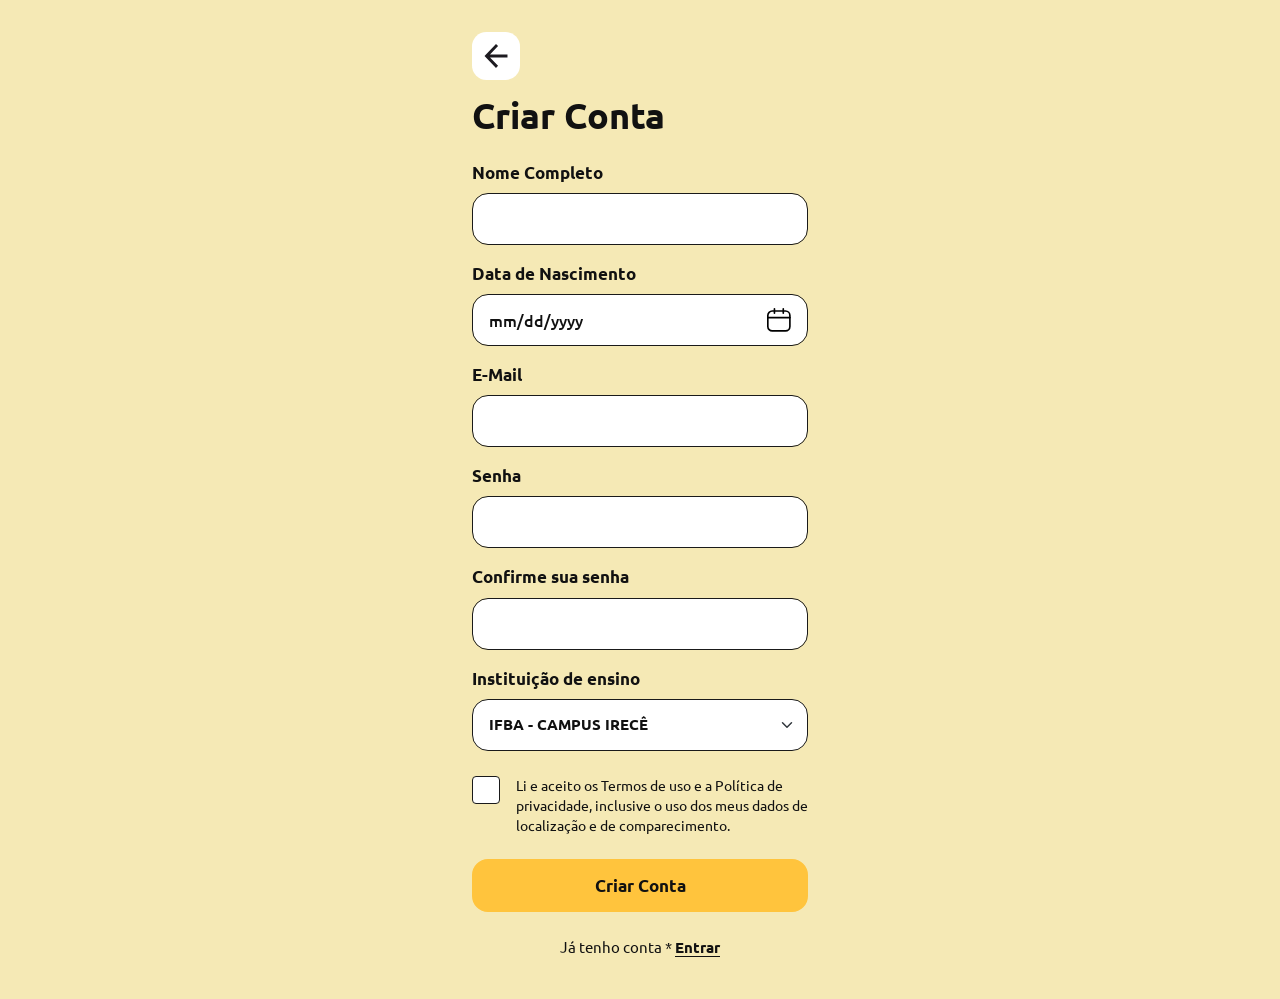
<file: cadastro.html>
<!DOCTYPE html>
<html lang="pt-BR">
<head>
    <meta charset="UTF-8">
    <meta name="viewport" content="width=device-width, initial-scale=1.0">
    <title>Criar Conta | JáPassou?</title>

    <!-- Favicon (arquivo já existente no projeto) -->
    <link rel="icon" type="image/png" href="assets/icon/favicon-provisoria.png">

    <!-- Fonte Ubuntu (a mesma do login) -->
    <link rel="preconnect" href="https://fonts.googleapis.com">
    <link rel="preconnect" href="https://fonts.gstatic.com" crossorigin>
    <link href="https://fonts.googleapis.com/css2?family=Ubuntu:wght@400;500;700&display=swap" rel="stylesheet">

    <!-- Bootstrap 5 -->
    <link href="https://cdn.jsdelivr.net/npm/bootstrap@5.3.3/dist/css/bootstrap.min.css" rel="stylesheet">

    <!-- CSS do projeto: globais -> componentes -> específico do cadastro (por último) -->
    <link rel="stylesheet" href="assets/css/base.css">
    <link rel="stylesheet" href="assets/css/componentes.css">
    <link rel="stylesheet" href="assets/css/cadastro.css">
</head>
<body class="cadastro-pagina d-flex align-items-center justify-content-center min-vh-100">

    <main class="cadastro-painel w-100">

        <header>
            <a href="login.html" class="cadastro-voltar" aria-label="Voltar para o login">
                <img src="assets/icon/SVGs/voltar.svg" alt="" width="24" height="24">
            </a>
            <h1 class="cadastro-titulo" id="cadastro-titulo">Criar Conta</h1>
        </header>

        <form class="cadastro-form" action="login.html" method="get" aria-labelledby="cadastro-titulo">

            <div class="mb-3">
                <label for="nome" class="form-label cadastro-label">Nome Completo</label>
                <input
                    type="text"
                    class="form-control cadastro-campo"
                    id="nome"
                    name="nome"
                    autocomplete="name"
                    required>
            </div>

            <div class="mb-3">
                <label for="nascimento" class="form-label cadastro-label">Data de Nascimento</label>
                <input
                    type="date"
                    class="form-control cadastro-campo cadastro-campo--data"
                    id="nascimento"
                    name="nascimento"
                    autocomplete="bday"
                    required>
            </div>

            <div class="mb-3">
                <label for="email" class="form-label cadastro-label">E-Mail</label>
                <input
                    type="email"
                    class="form-control cadastro-campo"
                    id="email"
                    name="email"
                    autocomplete="email"
                    required>
            </div>

            <div class="mb-3">
                <label for="senha" class="form-label cadastro-label">Senha</label>
                <input
                    type="password"
                    class="form-control cadastro-campo"
                    id="senha"
                    name="senha"
                    autocomplete="new-password"
                    required>
            </div>

            <div class="mb-3">
                <label for="confirmar-senha" class="form-label cadastro-label">Confirme sua senha</label>
                <input
                    type="password"
                    class="form-control cadastro-campo"
                    id="confirmar-senha"
                    name="confirmar-senha"
                    autocomplete="new-password"
                    required>
            </div>

            <div class="mb-4">
                <label for="instituicao" class="form-label cadastro-label">Instituição de ensino</label>
                <select
                    class="form-select cadastro-campo cadastro-campo--select"
                    id="instituicao"
                    name="instituicao"
                    required>
                    <option value="ifba-irece" selected>IFBA - CAMPUS IRECÊ</option>
                </select>
            </div>

            <div class="cadastro-termos d-flex align-items-start gap-3 mb-4">
                <input
                    type="checkbox"
                    class="form-check-input cadastro-checkbox flex-shrink-0 m-0"
                    id="termos"
                    name="termos"
                    required>
                <label for="termos" class="form-check-label cadastro-termos__texto">
                    Li e aceito os Termos de uso e a Política de privacidade, inclusive o uso dos meus dados de localização e de comparecimento.
                </label>
            </div>

            <div class="d-grid">
                <button type="submit" class="btn cadastro-botao">Criar Conta</button>
            </div>

        </form>

        <footer class="cadastro-rodape text-center">
            <p class="m-0">
                Já tenho conta <span aria-hidden="true">*</span>
                <a href="login.html" class="cadastro-link">Entrar</a>
            </p>
        </footer>

    </main>

</body>
</html>
</file>
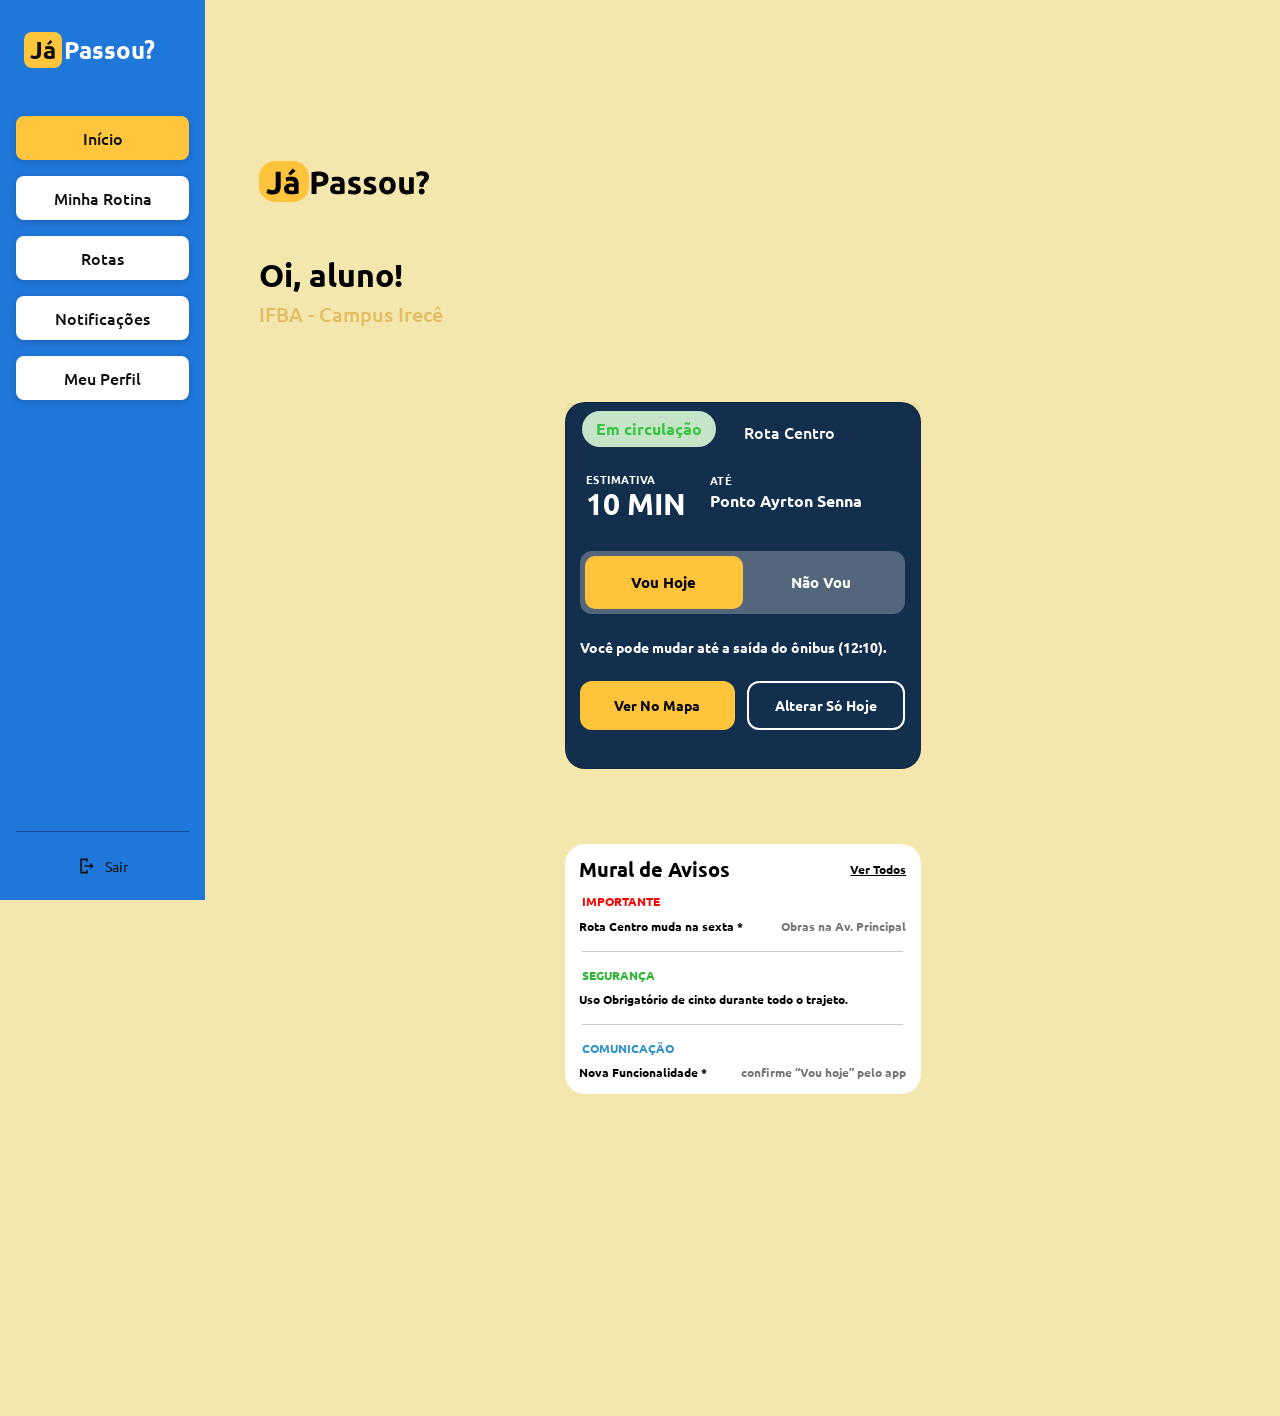
<file: home.html>
<!DOCTYPE html>
<html lang="pt-br">

<head>
    <meta charset="UTF-8">
    <meta name="viewport" content="width=device-width, initial-scale=1.0">
    <title>Pagina Inicial</title>
    <link href="https://cdn.jsdelivr.net/npm/bootstrap@5.3.8/dist/css/bootstrap.min.css" rel="stylesheet"
        integrity="sha384-sRIl4kxILFvY47J16cr9ZwB07vP4J8+LH7qKQnuqkuIAvNWLzeN8tE5YBujZqJLB" crossorigin="anonymous">

    <link rel="shortcut icon" href="assets/icon/favicon-provisoria.png" type="image/x-icon">
    <link rel="stylesheet" href="assets/css/base.css">
    <link rel="stylesheet" href="assets/css/componentes.css">
    <link rel="stylesheet" href="assets/css/global.css">
    <link rel="stylesheet" href="assets/css/home.css">
</head>

<body class="com-menu">

    <!-- Menu lateral: aparece só no desktop -->
    <aside class="menu-lateral">
        <div class="menu-lateral__logo"><span>Já</span>Passou?</div>
        <nav aria-label="Menu principal">
            <a href="home.html" aria-current="page">Início</a>
            <a href="#">Minha Rotina</a>
            <a href="tela-busca.html">Rotas</a>
            <a href="#">Notificações</a>
            <a href="#">Meu Perfil</a>
        </nav>
        <a class="sair" href="login.html">
            <svg width="20" height="20" viewBox="0 0 24 24" fill="currentColor" aria-hidden="true"><path d="M4 3h9v4h-2V5H6v14h5v-2h2v4H4V3zm12 5 4 4-4 4v-3H9v-2h7V8z"/></svg>
            Sair
        </a>
    </aside>

    <main>
        <img src="assets/icon/SVGs/logo-fundo-amarelo.svg" alt="logo ja passou?" class="logo">
        <h1 class="oi_aluno">Oi, aluno!</h1>
        <h2>IFBA - Campus Irecê</h2>

        <div class="card">
            <div class="card-header">
                <p class="status">Em circulação</p>
                <h2 class="rota-nome">Rota Centro</h2>
            </div>

            <div class="estimativa-container">
                <div class="coluna-info">
                    <p class="label-pequena">ESTIMATIVA</p>
                    <h1 class="valor-tempo">10 MIN</h1>
                </div>
                <div class="coluna-info">
                    <p class="label-pequena">ATÉ</p>
                    <p class="valor-destino">Ponto Ayrton Senna</p>
                </div>
            </div>

            <div class="seletor-presenca-custom">
                <input type="radio" name="presenca" id="vou-hoje" checked>
                <label class="opcao-btn ativa-amarela" for="vou-hoje">Vou Hoje</label>

                <input type="radio" name="presenca" id="nao-vou">
                <label class="opcao-btn" for="nao-vou">Não Vou</label>
            </div>

            <p class="texto-aviso">
                Você pode mudar até a saída do ônibus (12:10).
            </p>

            <div class="rodape">
                <button class="botao ver-no-mapa">Ver No Mapa</button>
                <button class="botao alterar">Alterar Só Hoje</button>
            </div>

        </div>

        <div class="card2">
            <div class="linha-titulo-card2">
                <h1 class="titulo-card2">Mural de Avisos</h1>
                <p class="ver-todos coisas-comuns"><u>Ver Todos</u></p>
            </div>

            <h2 class="importante coisas-comuns">IMPORTANTE</h2>
            <div class="linha-titulo-card2">
                <p class="destaque coisas-comuns">Rota Centro muda na sexta *</p>
                <p class="secundario coisas-comuns">Obras na Av. Principal</p>
            </div>
            <hr class="linha">

            <h2 class="segurança coisas-comuns">SEGURANÇA</h2>
            <div class="linha-titulo-card2">
                <p class="destaque coisas-comuns">Uso Obrigatório de cinto durante todo o trajeto.</p>
            </div>
            <hr class="linha">

            <h2 class="comunicação coisas-comuns">COMUNICAÇÃO</h2>
            <div class="linha-titulo-card2">
                <p class="destaque coisas-comuns">Nova Funcionalidade *</p>
                <p class="secundario coisas-comuns">confirme “Vou hoje” pelo app</p>
            </div>




        </div>

        <script src="https://cdn.jsdelivr.net/npm/bootstrap@5.3.8/dist/js/bootstrap.bundle.min.js"
            integrity="sha384-FKyoEForCGlyvwx9Hj09JcYn3nv7wiPVlz7YYwJrWVcXK/BmnVDxM+D2scQbITxI"
            crossorigin="anonymous"></script>
    </main>

    <!-- Menu inferior: mobile e tablet -->
    <nav class="menu-inferior" aria-label="Menu principal">
        <a href="home.html" aria-label="Início" aria-current="page">
            <svg viewBox="0 0 24 24" fill="none" stroke="currentColor" stroke-width="2" stroke-linecap="round" stroke-linejoin="round"><path d="M3 11l9-8 9 8v10a1 1 0 0 1-1 1h-5v-7H9v7H4a1 1 0 0 1-1-1V11z"/></svg>
        </a>
        <a href="tela-busca.html" aria-label="Rotas">
            <svg viewBox="0 0 24 24" fill="none" stroke="currentColor" stroke-width="2" stroke-linecap="round" stroke-linejoin="round"><rect x="3" y="4" width="18" height="13" rx="2"/><path d="M3 11h18M7 17v3M17 17v3"/><circle cx="7.5" cy="14" r=".6"/><circle cx="16.5" cy="14" r=".6"/></svg>
        </a>
        <a href="#" aria-label="Notificações">
            <svg viewBox="0 0 24 24" fill="none" stroke="currentColor" stroke-width="2" stroke-linecap="round" stroke-linejoin="round"><path d="M6 8a6 6 0 0 1 12 0c0 7 3 9 3 9H3s3-2 3-9M10.3 21a1.9 1.9 0 0 0 3.4 0"/></svg>
        </a>
        <a href="#" aria-label="Minha rotina">
            <svg viewBox="0 0 24 24" fill="none" stroke="currentColor" stroke-width="2" stroke-linecap="round" stroke-linejoin="round"><rect x="3" y="4" width="18" height="18" rx="2"/><path d="M16 2v4M8 2v4M3 10h18"/></svg>
        </a>
        <a href="#" aria-label="Meu perfil">
            <svg viewBox="0 0 24 24" fill="none" stroke="currentColor" stroke-width="2" stroke-linecap="round" stroke-linejoin="round"><circle cx="12" cy="8" r="4"/><path d="M4 21a8 8 0 0 1 16 0"/></svg>
        </a>
    </nav>

</body>

</html>
</file>
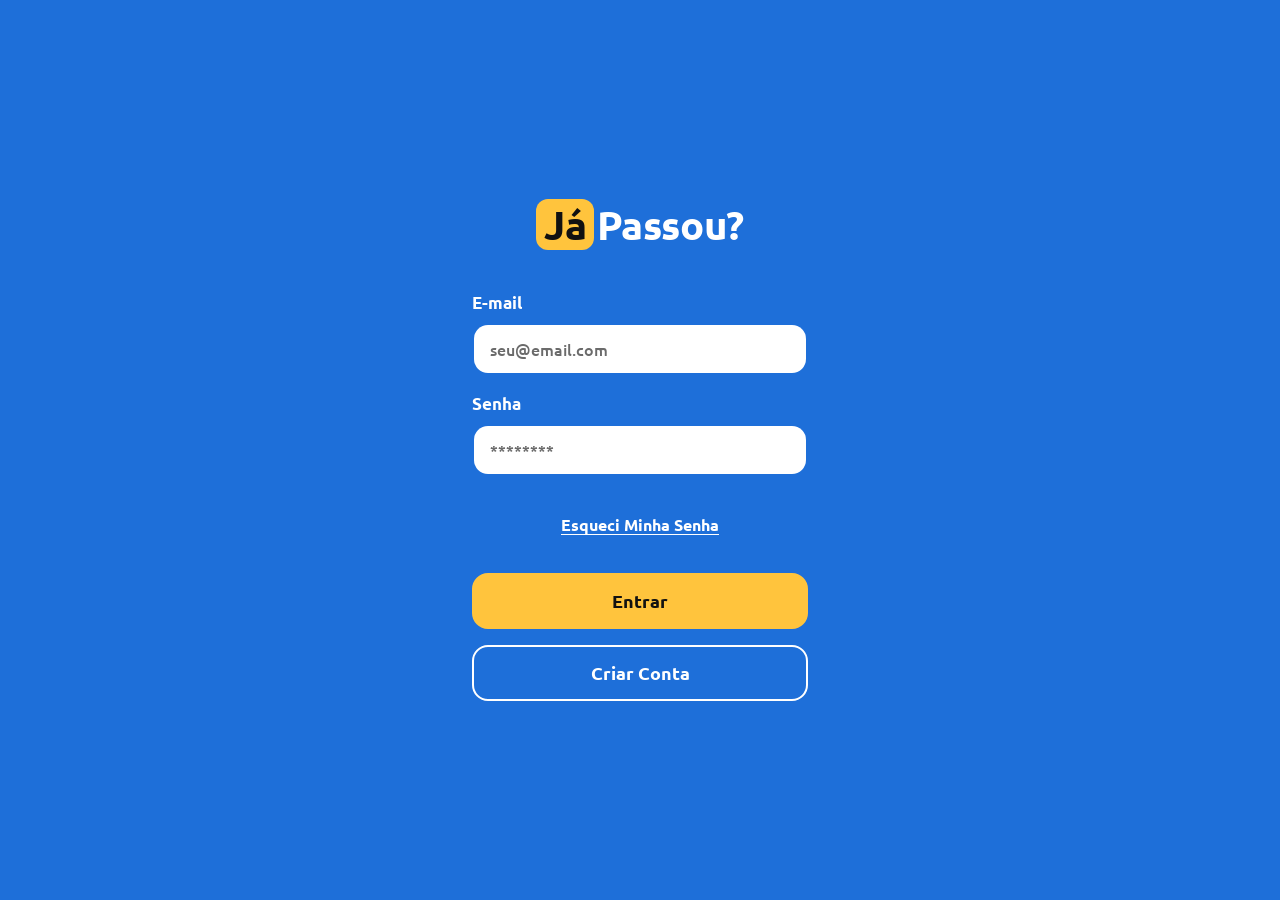
<file: login.html>
<!DOCTYPE html>
<html lang="pt-BR">
<head>
    <meta charset="UTF-8">
    <meta name="viewport" content="width=device-width, initial-scale=1.0">
    <title>Entrar | JáPassou?</title>

    <!-- Favicon (arquivo já existente no projeto) -->
    <link rel="icon" type="image/png" href="assets/icon/favicon-provisoria.png">

    <!-- Fonte Ubuntu (a mesma da referência visual) -->
    <link rel="preconnect" href="https://fonts.googleapis.com">
    <link rel="preconnect" href="https://fonts.gstatic.com" crossorigin>
    <link href="https://fonts.googleapis.com/css2?family=Ubuntu:wght@400;500;700&display=swap" rel="stylesheet">

    <!-- Bootstrap 5 -->
    <link href="https://cdn.jsdelivr.net/npm/bootstrap@5.3.3/dist/css/bootstrap.min.css" rel="stylesheet">

    <!-- CSS do projeto: globais -> componentes -> específico do login (por último) -->
    <link rel="stylesheet" href="assets/css/base.css">
    <link rel="stylesheet" href="assets/css/componentes.css">
    <link rel="stylesheet" href="assets/css/login.css">
</head>
<body class="login-pagina d-flex align-items-center justify-content-center min-vh-100">

    <main class="login-painel w-100 d-flex flex-column justify-content-center">

        <header class="text-center">
            <h1 class="login-logo m-0" id="login-titulo">
                <span class="login-logo__ja">Já</span><span class="login-logo__nome">Passou?</span>
            </h1>
        </header>

        <form class="login-form" action="home.html" method="get" aria-labelledby="login-titulo">

            <div class="mb-3">
                <label for="email" class="form-label login-label">E-mail</label>
                <input
                    type="email"
                    class="form-control login-campo"
                    id="email"
                    name="email"
                    placeholder="seu@email.com"
                    autocomplete="email"
                    required>
            </div>

            <div class="mb-3">
                <label for="senha" class="form-label login-label">Senha</label>
                <input
                    type="password"
                    class="form-control login-campo"
                    id="senha"
                    name="senha"
                    placeholder="********"
                    autocomplete="current-password"
                    required>
            </div>

            <p class="login-esqueci text-center">
                <a href="#" class="login-link">Esqueci Minha Senha</a>
            </p>

            <div class="d-grid gap-3">
                <button type="submit" class="btn login-botao login-botao--principal">Entrar</button>
                <a href="cadastro.html" class="btn login-botao login-botao--secundario">Criar Conta</a>
            </div>

        </form>

    </main>

</body>
</html>
</file>
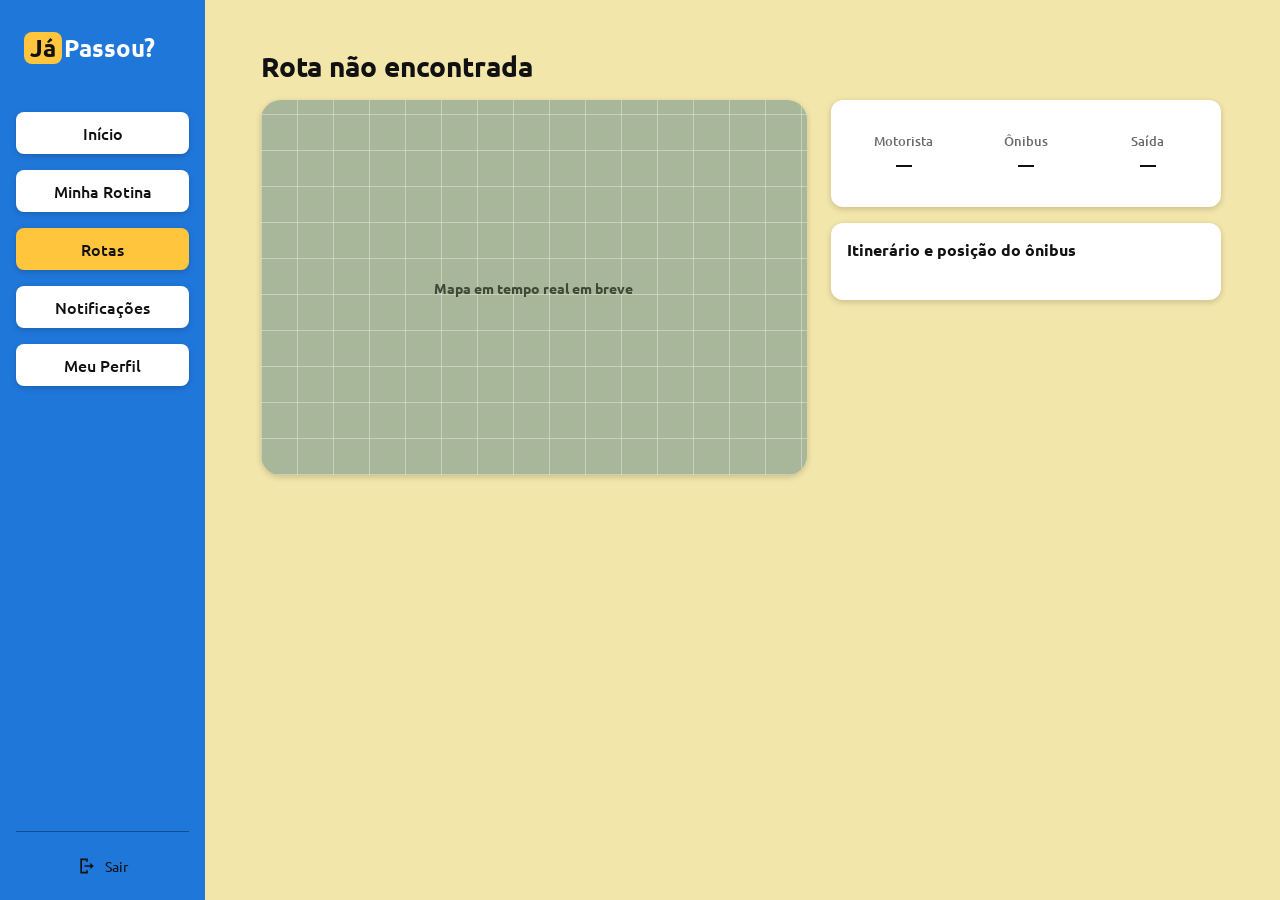
<file: tela-acompanhamento.html>
<!DOCTYPE html>
<html lang="pt-BR">
<head>
  <meta charset="UTF-8">
  <meta name="viewport" content="width=device-width, initial-scale=1">
  <title>Acompanhamento da rota | JáPassou?</title>

  <link rel="preconnect" href="https://fonts.googleapis.com">
  <link rel="preconnect" href="https://fonts.gstatic.com" crossorigin>
  <link href="https://fonts.googleapis.com/css2?family=Ubuntu:wght@400;500;700&display=swap" rel="stylesheet">

  <link rel="stylesheet" href="assets/css/global.css">
  <link rel="stylesheet" href="assets/css/layout-app.css">
  <link rel="stylesheet" href="assets/css/tela-acompanhamento.css">
</head>
<body>
  <div class="app">

    <!-- Menu lateral: aparece só no desktop -->
    <aside class="menu-lateral">
      <div class="menu-lateral__logo"><span>Já</span>Passou?</div>
      <nav aria-label="Menu principal">
        <a href="home.html">Início</a>
        <a href="#">Minha Rotina</a>
        <a href="tela-busca.html" aria-current="page">Rotas</a>
        <a href="#">Notificações</a>
        <a href="#">Meu Perfil</a>
      </nav>
      <a class="sair" href="login.html">
        <svg width="20" height="20" viewBox="0 0 24 24" fill="currentColor" aria-hidden="true"><path d="M4 3h9v4h-2V5H6v14h5v-2h2v4H4V3zm12 5 4 4-4 4v-3H9v-2h7V8z"/></svg>
        Sair
      </a>
    </aside>

    <main class="conteudo">
      <div class="pagina">

        <header class="topo">
          <a class="btn-voltar" href="tela-busca.html" aria-label="Voltar para rotas">
            <svg width="20" height="20" viewBox="0 0 24 24" fill="none" stroke="currentColor" stroke-width="2" stroke-linecap="round" stroke-linejoin="round" aria-hidden="true"><path d="M19 12H5M12 19l-7-7 7-7"/></svg>
          </a>
          <h1 class="titulo-pagina" id="titulo-rota">Rota</h1>
        </header>

        <div class="acompanhamento">

          <!-- Mapa: integrar a biblioteca de mapas dentro de #mapa -->
          <div class="mapa" id="mapa" role="img" aria-label="Mapa com a posição do ônibus">
            <div class="mapa__aviso">Mapa em tempo real em breve</div>
          </div>

          <div class="acompanhamento__lateral">
            <section class="painel" aria-label="Dados do ônibus">
              <dl class="dados">
                <div><dt>Motorista</dt><dd id="dado-motorista">—</dd></div>
                <div><dt>Ônibus</dt><dd id="dado-onibus">—</dd></div>
                <div><dt>Saída</dt><dd id="dado-saida">—</dd></div>
              </dl>
            </section>

            <section class="painel" aria-labelledby="titulo-itinerario">
              <h2 class="itinerario__titulo" id="titulo-itinerario">Itinerário e posição do ônibus</h2>
              <div class="itinerario">
                <div class="resumo">
                  <p id="resumo-saida"></p>
                  <p id="resumo-atualizacao"></p>
                  <p id="resumo-ponto"></p>
                </div>
                <ol class="paradas" id="lista-paradas"></ol>
              </div>
            </section>
          </div>

        </div>
      </div>
    </main>

    <!-- Menu inferior: mobile e tablet -->
    <nav class="menu-inferior" aria-label="Menu principal">
      <a href="home.html" aria-label="Início">
        <svg viewBox="0 0 24 24" fill="none" stroke="currentColor" stroke-width="2" stroke-linecap="round" stroke-linejoin="round"><path d="M3 11l9-8 9 8v10a1 1 0 0 1-1 1h-5v-7H9v7H4a1 1 0 0 1-1-1V11z"/></svg>
      </a>
      <a href="tela-busca.html" aria-label="Rotas" aria-current="page">
        <svg viewBox="0 0 24 24" fill="none" stroke="currentColor" stroke-width="2" stroke-linecap="round" stroke-linejoin="round"><rect x="3" y="4" width="18" height="13" rx="2"/><path d="M3 11h18M7 17v3M17 17v3"/><circle cx="7.5" cy="14" r=".6"/><circle cx="16.5" cy="14" r=".6"/></svg>
      </a>
      <a href="#" aria-label="Notificações">
        <svg viewBox="0 0 24 24" fill="none" stroke="currentColor" stroke-width="2" stroke-linecap="round" stroke-linejoin="round"><path d="M6 8a6 6 0 0 1 12 0c0 7 3 9 3 9H3s3-2 3-9M10.3 21a1.9 1.9 0 0 0 3.4 0"/></svg>
      </a>
      <a href="#" aria-label="Minha rotina">
        <svg viewBox="0 0 24 24" fill="none" stroke="currentColor" stroke-width="2" stroke-linecap="round" stroke-linejoin="round"><rect x="3" y="4" width="18" height="18" rx="2"/><path d="M16 2v4M8 2v4M3 10h18"/></svg>
      </a>
      <a href="#" aria-label="Meu perfil">
        <svg viewBox="0 0 24 24" fill="none" stroke="currentColor" stroke-width="2" stroke-linecap="round" stroke-linejoin="round"><circle cx="12" cy="8" r="4"/><path d="M4 21a8 8 0 0 1 16 0"/></svg>
      </a>
    </nav>

  </div>

  <script src="assets/js/tela-acompanhamento.js"></script>
</body>
</html>
</file>
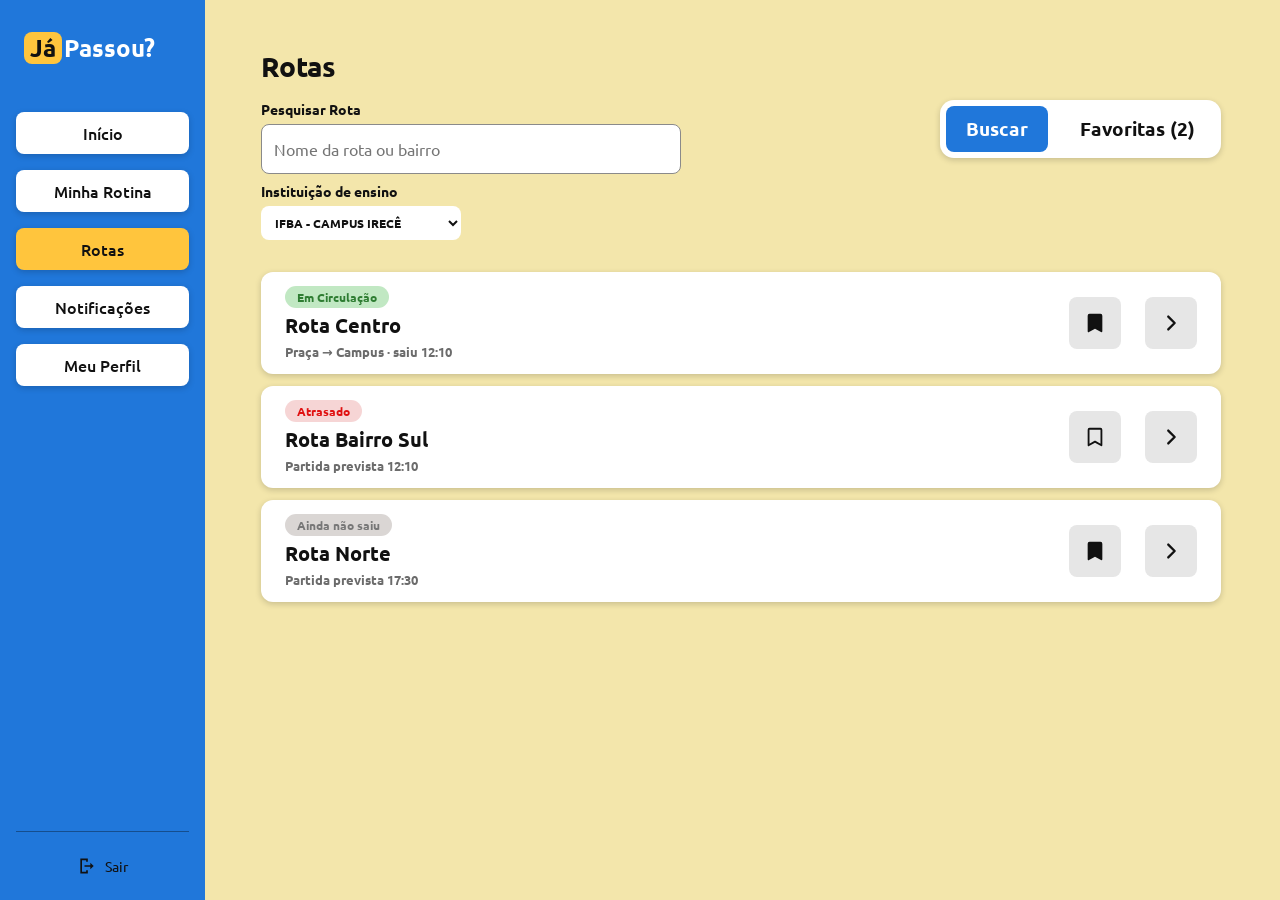
<file: tela-busca.html>
<!DOCTYPE html>
<html lang="pt-BR">
<head>
  <meta charset="UTF-8">
  <meta name="viewport" content="width=device-width, initial-scale=1">
  <title>Rotas | JáPassou?</title>

  <link rel="preconnect" href="https://fonts.googleapis.com">
  <link rel="preconnect" href="https://fonts.gstatic.com" crossorigin>
  <link href="https://fonts.googleapis.com/css2?family=Ubuntu:wght@400;500;700&display=swap" rel="stylesheet">

  <link rel="stylesheet" href="assets/css/global.css">
  <link rel="stylesheet" href="assets/css/layout-app.css">
  <link rel="stylesheet" href="assets/css/tela-busca.css">
</head>
<body>
  <div class="app">

    <!-- Menu lateral: aparece só no desktop -->
    <aside class="menu-lateral">
      <div class="menu-lateral__logo"><span>Já</span>Passou?</div>
      <nav aria-label="Menu principal">
        <a href="home.html">Início</a>
        <a href="#">Minha Rotina</a>
        <a href="tela-busca.html" aria-current="page">Rotas</a>
        <a href="#">Notificações</a>
        <a href="#">Meu Perfil</a>
      </nav>
      <a class="sair" href="login.html">
        <svg width="20" height="20" viewBox="0 0 24 24" fill="currentColor" aria-hidden="true"><path d="M4 3h9v4h-2V5H6v14h5v-2h2v4H4V3zm12 5 4 4-4 4v-3H9v-2h7V8z"/></svg>
        Sair
      </a>
    </aside>

    <main class="conteudo">
      <div class="pagina">

        <header class="topo">
          <button class="btn-voltar" type="button" id="btn-voltar" aria-label="Voltar">
            <svg width="20" height="20" viewBox="0 0 24 24" fill="none" stroke="currentColor" stroke-width="2" stroke-linecap="round" stroke-linejoin="round" aria-hidden="true"><path d="M19 12H5M12 19l-7-7 7-7"/></svg>
          </button>
          <h1 class="titulo-pagina">Rotas</h1>
        </header>

        <div class="controles">
          <div class="abas" role="tablist" aria-label="Seção de rotas">
            <button class="aba" role="tab" id="aba-buscar" aria-controls="painel-buscar" aria-selected="true" type="button">Buscar</button>
            <button class="aba" role="tab" id="aba-favoritas" aria-controls="painel-favoritas" aria-selected="false" type="button">Favoritas (<span id="qtd-favoritas">0</span>)</button>
          </div>

          <div class="filtros" id="filtros">
            <div class="campo">
              <label for="filtro-instituicao">Instituição de ensino</label>
              <select id="filtro-instituicao">
                <option value="ifba-irece">IFBA - CAMPUS IRECÊ</option>
              </select>
            </div>
            <div class="campo">
              <label for="filtro-busca">Pesquisar Rota</label>
              <input type="search" id="filtro-busca" placeholder="Nome da rota ou bairro" autocomplete="off">
            </div>
          </div>
        </div>

        <section id="painel-buscar" role="tabpanel" aria-labelledby="aba-buscar">
          <ul class="lista" id="lista-rotas"></ul>
        </section>

        <section id="painel-favoritas" role="tabpanel" aria-labelledby="aba-favoritas" hidden>
          <ul class="lista" id="lista-favoritas"></ul>
        </section>

      </div>
    </main>

    <!-- Menu inferior: mobile e tablet -->
    <nav class="menu-inferior" aria-label="Menu principal">
      <a href="home.html" aria-label="Início">
        <svg viewBox="0 0 24 24" fill="none" stroke="currentColor" stroke-width="2" stroke-linecap="round" stroke-linejoin="round"><path d="M3 11l9-8 9 8v10a1 1 0 0 1-1 1h-5v-7H9v7H4a1 1 0 0 1-1-1V11z"/></svg>
      </a>
      <a href="tela-busca.html" aria-label="Rotas" aria-current="page">
        <svg viewBox="0 0 24 24" fill="none" stroke="currentColor" stroke-width="2" stroke-linecap="round" stroke-linejoin="round"><rect x="3" y="4" width="18" height="13" rx="2"/><path d="M3 11h18M7 17v3M17 17v3"/><circle cx="7.5" cy="14" r=".6"/><circle cx="16.5" cy="14" r=".6"/></svg>
      </a>
      <a href="#" aria-label="Notificações">
        <svg viewBox="0 0 24 24" fill="none" stroke="currentColor" stroke-width="2" stroke-linecap="round" stroke-linejoin="round"><path d="M6 8a6 6 0 0 1 12 0c0 7 3 9 3 9H3s3-2 3-9M10.3 21a1.9 1.9 0 0 0 3.4 0"/></svg>
      </a>
      <a href="#" aria-label="Minha rotina">
        <svg viewBox="0 0 24 24" fill="none" stroke="currentColor" stroke-width="2" stroke-linecap="round" stroke-linejoin="round"><rect x="3" y="4" width="18" height="18" rx="2"/><path d="M16 2v4M8 2v4M3 10h18"/></svg>
      </a>
      <a href="#" aria-label="Meu perfil">
        <svg viewBox="0 0 24 24" fill="none" stroke="currentColor" stroke-width="2" stroke-linecap="round" stroke-linejoin="round"><circle cx="12" cy="8" r="4"/><path d="M4 21a8 8 0 0 1 16 0"/></svg>
      </a>
    </nav>

  </div>

  <script src="assets/js/tela-busca.js"></script>
</body>
</html>
</file>
<file: assets/css/base.css>
@import url('https://fonts.googleapis.com/css2?family=Ubuntu:ital,wght@0,300;0,400;0,500;0,700;1,300;1,400;1,500;1,700&display=swap');

:root{
    --background-login: #2279DB;
    --background: #F4E7AE;
    --amarelo-btn: #FFC43B;
    --azul-escuro-card: #132F4E;
    --cinza: #E6E6E6;
}

* {
  box-sizing: border-box;
  margin: 0;
  padding: 0;
}

img { max-width: 100%; }

body {
  background-color: var(--background);
  font-family: "Ubuntu", sans-serif;
}
</file>
<file: assets/css/componentes.css>
.tela {
  max-width: 430px;
  margin: 0 auto;
  overflow-x: hidden;
}

.btn {
  min-height: 44px;
  border-radius: 16px;
  cursor: pointer;
}

.btn:focus-visible {
    outline: 2px solid var(--azul-escuro-card);
}

.btn:disabled {
    opacity: 0.5; cursor: not-allowed;
}

.btn-primario{
    background-color: var(--amarelo-btn);
    border: none;
    border-radius: 16px;
}

.btn-contorno{
    background-color: transparent;
    border: 2px solid black;
}
</file>
<file: assets/css/cadastro.css>
/* =========================================================
   cadastro.css — estilos exclusivos da tela Criar Conta
   Mobile First: o código base vale para celular;
   a media query no final só adapta telas maiores.
   ========================================================= */

/* ---------- Variáveis (restritas à página de cadastro) ---------- */
.cadastro-pagina {
    --cadastro-fundo: #121212;
    --cadastro-painel: #f5e9b5;
    --cadastro-amarelo: #ffc43d;
    --cadastro-amarelo-hover: #ffd266;
    --cadastro-texto: #111111;
    --cadastro-branco: #ffffff;
    --cadastro-borda: #1a1a1a;

    background-color: var(--cadastro-painel);
    font-family: "Ubuntu", system-ui, -apple-system, "Segoe UI", Roboto, sans-serif;
}

/* ---------- Painel bege ---------- */
.cadastro-painel {
    max-width: 26rem;
    padding: 1.25rem 1.25rem 2rem;
    background-color: transparent;      /* o bege agora vem do body */
    color: var(--cadastro-texto);
    border-radius: 0;                   /* sem cantos arredondados */
}

/* ---------- Cabeçalho: botão voltar + título ---------- */
.cadastro-voltar {
    display: inline-flex;
    align-items: center;
    justify-content: center;
    width: 3rem;
    height: 3rem;
    background-color: var(--cadastro-branco);
    border-radius: 0.9rem;
    transition: background-color 0.2s ease;
}

.cadastro-voltar:hover {
    background-color: var(--cadastro-amarelo);
}

.cadastro-voltar:focus-visible {
    outline: 3px solid var(--cadastro-texto);
    outline-offset: 3px;
}

.cadastro-titulo {
    margin: 1rem 0 1.5rem;
    font-size: clamp(1.75rem, 8vw, 2.25rem);
    font-weight: 700;
    line-height: 1.1;
}

/* ---------- Rótulos ---------- */
.cadastro-label {
    margin-bottom: 0.5rem;
    font-size: 1.05rem;
    font-weight: 700;
    color: var(--cadastro-texto);
}

/* ---------- Campos (input e select) ---------- */
.cadastro-campo {
    min-height: 3.25rem;              /* alvo de toque confortável */
    padding: 0.75rem 1rem;
    font-size: 1rem;                  /* 16px evita zoom automático no iOS */
    font-weight: 500;
    color: var(--cadastro-texto);
    background-color: var(--cadastro-branco);
    border: 1px solid var(--cadastro-borda);
    border-radius: 1rem;
}

.cadastro-campo:focus {
    color: var(--cadastro-texto);
    background-color: var(--cadastro-branco);
    border-color: var(--cadastro-texto);
    box-shadow: 0 0 0 0.25rem rgba(255, 196, 61, 0.7);
}

/* Select: texto menor e em negrito, como na referência */
.cadastro-campo--select {
    padding-right: 2.75rem;           /* espaço para a seta do select */
    font-size: 0.95rem;
    font-weight: 700;
}

/* Data: troca o ícone nativo pelo Calendario.svg do projeto
   (Chrome, Edge e Safari; o Firefox mantém o ícone dele) */
.cadastro-campo--data::-webkit-calendar-picker-indicator {
    width: 1.5rem;
    height: 1.5rem;
    padding: 0;
    cursor: pointer;
    background: url("../icon/SVGs/Calendario.svg") no-repeat center / contain;
}

/* ---------- Termos e condições ---------- */
.cadastro-checkbox {
    width: 1.75rem;
    height: 1.75rem;
    margin-top: 0.1rem !important;
    background-color: var(--cadastro-branco);
    border: 1px solid var(--cadastro-borda);
    border-radius: 0.5rem;
    cursor: pointer;
}

.cadastro-checkbox:checked {
    background-color: var(--cadastro-amarelo);
    border-color: var(--cadastro-borda);
    background-image: url("data:image/svg+xml,%3Csvg xmlns='http://www.w3.org/2000/svg' viewBox='0 0 20 20'%3E%3Cpath fill='none' stroke='%23111' stroke-linecap='round' stroke-linejoin='round' stroke-width='3' d='m6 10 3 3 6-6'/%3E%3C/svg%3E");
}

.cadastro-checkbox:focus {
    border-color: var(--cadastro-texto);
    box-shadow: 0 0 0 0.25rem rgba(255, 196, 61, 0.7);
}

.cadastro-termos__texto {
    font-size: 0.9rem;
    line-height: 1.4;
    cursor: pointer;
}

/* ---------- Botão principal ---------- */
.cadastro-botao {
    min-height: 3.25rem;
    padding: 0.75rem 1rem;
    font-size: 1.05rem;
    font-weight: 700;
    color: var(--cadastro-texto);
    background-color: var(--cadastro-amarelo);
    border: 2px solid var(--cadastro-amarelo);
    border-radius: 1rem;
    transition: background-color 0.2s ease, border-color 0.2s ease;
}

.cadastro-botao:hover,
.cadastro-botao:active {
    color: var(--cadastro-texto);
    background-color: var(--cadastro-amarelo-hover);
    border-color: var(--cadastro-amarelo-hover);
}

.cadastro-botao:focus-visible {
    color: var(--cadastro-texto);
    outline: 3px solid var(--cadastro-texto);
    outline-offset: 3px;
    box-shadow: none;
}

/* ---------- Rodapé: link para o login ---------- */
.cadastro-rodape {
    margin-top: 1.5rem;
    font-size: 0.95rem;
}

.cadastro-link {
    color: var(--cadastro-texto);
    font-weight: 700;
    text-decoration: underline;
    text-underline-offset: 0.2em;
}

.cadastro-link:hover {
    color: var(--cadastro-texto);
    text-decoration-thickness: 2px;
}

.cadastro-link:focus-visible {
    outline: 2px solid var(--cadastro-texto);
    outline-offset: 4px;
    border-radius: 0.25rem;
}

/* ---------- Telas maiores (tablet / desktop) ---------- */
@media (min-width: 576px) {
    .cadastro-painel {
        padding: 2rem 2.5rem 2.5rem;
    }
}
</file>
<file: assets/css/global.css>
/* ==========================================================
   global.css
   Estilos GLOBAIS da barra de navegação do JáPassou?
   (somente o menu; nada de conteúdo de página aqui).

   Uso em qualquer página:
   1. <link rel="stylesheet" href="assets/css/global.css">
   2. Copiar o HTML do menu (aside.menu-lateral + nav.menu-inferior)
   3. Marcar o item da página atual com aria-current="page"
   4. Se a página não tiver estrutura própria de layout, adicionar
      class="com-menu" no <body> para reservar o espaço do menu.

   - Celular e tablet: menu inferior
   - Desktop (>= 1024px): menu lateral azul
   ========================================================== */

:root {
  --nav-azul: #2077da;
  --nav-amarelo: #ffc53d;
  --nav-branco: #ffffff;
  --nav-texto: #111111;
  --nav-borda: #d9d9d9;
  --nav-sombra: 0 2px 6px rgba(0, 0, 0, 0.18);
  --nav-largura-lateral: 205px;
  --nav-altura-inferior: 64px;
}

.menu-inferior,
.menu-inferior *,
.menu-lateral,
.menu-lateral * {
  box-sizing: border-box;
}

.menu-inferior a,
.menu-lateral a {
  text-decoration: none;
  color: var(--nav-texto);
}

.menu-inferior a:focus-visible,
.menu-lateral a:focus-visible {
  outline: 3px solid var(--nav-azul);
  outline-offset: 2px;
}

/* ---------- Reserva de espaço (páginas sem layout próprio) ---------- */

body.com-menu {
  padding-bottom: var(--nav-altura-inferior);
}

/* ---------- Menu inferior (mobile e tablet) ---------- */

.menu-inferior {
  position: fixed;
  left: 0;
  right: 0;
  bottom: 0;
  height: var(--nav-altura-inferior);
  display: flex;
  justify-content: space-around;
  align-items: center;
  background: var(--nav-branco);
  border-top: 1px solid var(--nav-borda);
  z-index: 1030; /* acima do conteúdo e compatível com o Bootstrap */
}

.menu-inferior a {
  flex: 1;
  display: flex;
  align-items: center;
  justify-content: center;
  height: 100%;
}

.menu-inferior a[aria-current="page"] {
  color: var(--nav-azul);
}

.menu-inferior svg {
  width: 26px;
  height: 26px;
}

/* ---------- Menu lateral (desktop) ---------- */

.menu-lateral {
  display: none;
}

@media (min-width: 1024px) {
  body.com-menu {
    padding-bottom: 0;
    padding-left: var(--nav-largura-lateral);
  }

  .menu-inferior {
    display: none;
  }

  .menu-lateral {
    position: fixed;
    top: 0;
    left: 0;
    bottom: 0;
    width: var(--nav-largura-lateral);
    display: flex;
    flex-direction: column;
    padding: 24px 16px;
    background: var(--nav-azul);
    z-index: 1030;
  }

  .menu-lateral__logo {
    margin: 8px 0 48px;
    padding-left: 8px;
    font-size: 1.5rem;
    font-weight: 700;
    color: var(--nav-branco);
  }

  .menu-lateral__logo span {
    display: inline-block;
    padding: 0 6px;
    margin-right: 2px;
    background: var(--nav-amarelo);
    color: var(--nav-texto);
    border-radius: 8px;
  }

  .menu-lateral nav {
    display: flex;
    flex-direction: column;
    gap: 16px;
  }

  .menu-lateral nav a {
    display: block;
    padding: 10px 12px;
    text-align: center;
    font-weight: 500;
    background: var(--nav-branco);
    border-radius: 8px;
    box-shadow: var(--nav-sombra);
  }

  .menu-lateral nav a:hover {
    background-color: #d9d9d9;
  }

  .menu-lateral nav a[aria-current="page"] {
    background: var(--nav-amarelo);
  }

  .menu-lateral nav a[aria-current="page"]:hover {
    background-color: #f8b519;
  }

  .menu-lateral .sair {
    margin-top: auto;
    display: flex;
    align-items: center;
    justify-content: center;
    gap: 8px;
    padding-top: 24px;
    border-top: 1px solid rgba(0, 0, 0, 0.35);
    font-size: 0.85rem;
  }
}
</file>
<file: assets/css/home.css>
.logo{
    margin-inline: 5%;
    margin-top: 15%;
}

.card-transporte h1, .card-transporte h2, .card-transporte p {
  margin: 0;
}

.oi_aluno{
    font-size: 32px;
    margin-inline: 5%;
    margin-top: 5%;
    font-family: "Ubuntu", sans-serif;
    font-weight: bold;
    color: #000000;


}

h2{
    color: #E3BD61;
    font-size: 20px;
    margin-inline: 5%;

}



.card{
    background-color: var(--azul-escuro-card);
    width: 356px;
    height: 367px;
    border-radius: 20px;
    margin-inline: auto;
    margin-top: 7%;

}
/* area do status e nome da rota */
.card-header {
  display: flex;
  align-items: center;
  gap: 12px;
  margin-bottom: 0px;
  border-bottom: none;
}

.status {
  background-color: #C6E5C8;
  color: #38C441;
  padding: 6px 14px;
  border-radius: 20px;
  font-weight: 700;
  font-size: 16px;
}

.rota-nome{
    color: white;
    font-size: 16px;
}

/* area da estimativa e do ponto */
.estimativa-container {
  display: flex;
  align-items: center;
  gap: 24px;
  margin-bottom: 24px;
  margin-left: 20px;
  color: white;
}

.coluna-info {
  display: flex;
  flex-direction: column;
}

.label-pequena {
  font-size: 11px;
  font-weight: 700;
  letter-spacing: 0.5px;
  margin-bottom: 2px;
  text-transform: uppercase;
}

.valor-tempo {
  font-size: 30px;
  font-weight: 800;
  line-height: 1;
  white-space: nowrap;
}

.valor-destino {
  font-size: 16px;
  font-weight: 700;
  line-height: 1.2;
}

/*area de marcar se vai ou nao*/
.seletor-presenca-custom {
  display: flex;
  background-color: #d9d9d952;
  padding: 5px;
  border-radius: 12px;
  margin-bottom: 24px;
  margin-left: 4%;
  margin-right: 4%;
}

.seletor-presenca-custom input[type="radio"] {
  display: none; /* Oculta a bolinha*/
}

.seletor-presenca-custom .opcao-btn {
  flex: 1;
  text-align: center;
  padding: 15px 0;
  border-radius: 10px;
  color: white;
  font-weight: 700;
  cursor: pointer;
  transition: all 0.3s ease;
  font-size: 15px;
}

/* Aplica cor quando é selecionado */
#vou-hoje:checked + .opcao-btn,
#nao-vou:checked + .opcao-btn {
  background-color: var(--amarelo-btn);
  color: #000000;
}

.texto-aviso {
  font-size: 14px;
  font-weight: 600;
  margin-bottom: 24px;
  line-height: 1.4;
  color: white;
  margin-left: 4%;
  margin-right: 4%;
}


.acoes-container {
  display: flex;
  gap: 12px;
}

.rodape {
  display: flex;
  gap: 12px;
}

.botao {
  flex: 1;
  padding: 12px;
  border-radius: 12px;
  font-weight: 700;
  font-size: 14px;
  cursor: pointer;
  text-align: center;
}

.ver-no-mapa {
  background-color: var(--amarelo-btn);
  color: #000000;
  border: none;
  margin-left: 4%;
}

.alterar {
  background-color: transparent;
  color: #ffffff;
  border: 2px solid #ffffff;
  margin-right: 4%;
}


/*area do segundo card*/

.coisas-comuns{
  font-size: 12px;
  font-weight: bold;

}

.card2{
    background-color: white;
    width: 356px;
    height: 250px;
    border-radius: 20px;
    margin-inline: auto;
    margin-top: 7%;
    margin-bottom: 30%;

}

.linha-titulo-card2{
  display: flex;
  flex-direction: row;
  justify-content: space-between;
  margin-left: 4%;
  margin-right: 4%;
}

.titulo-card2{
  font-size: 20px;
  margin-top: 4%;
  color: #000000;
  font-weight: bold;
}

.ver-todos{
  margin-top: 5%;
  color: #000000;
}

.destaque{
  color: #000000;
}

.secundario{
  color: #757575;

}
.importante{
  color: #FF0000;
}

.linha{
  margin-left: 5%;
  margin-right: 5%;
  margin-top: 0%;
}

.segurança{
  color: #26B72F;
}

.comunicação{
  color: #2D8FCC;
}
</file>
<file: assets/css/login.css>
/* =========================================================
   login.css — estilos exclusivos da tela de Login (JáPassou?)
   Mobile First: o código base vale para celular;
   a media query no final só adapta telas maiores.
   ========================================================= */

/* ---------- Variáveis (restritas à página de login) ---------- */
.login-pagina {
    --login-fundo: #121212;
    --login-azul: #1e6fd9;
    --login-azul-escuro: #1859ad;
    --login-amarelo: #ffc43d;
    --login-amarelo-hover: #ffd266;
    --login-texto-escuro: #111111;
    --login-branco: #ffffff;
    --login-placeholder: #6b6b6b;

    background-color: var(--login-azul);
    font-family: "Ubuntu", system-ui, -apple-system, "Segoe UI", Roboto, sans-serif;
}

/* ---------- Painel azul ---------- */
.login-painel {
    max-width: 26rem;
    min-height: 100dvh;                 /* era calc(100dvh - 2rem) */
    padding: 2rem 1.25rem;
    background-color: transparent;      /* o azul agora vem do body */
    color: var(--login-branco);
    border-radius: 0; 
}

/* ---------- Logo em texto ---------- */
.login-logo {
    display: inline-flex;
    align-items: center;
    gap: 0.15rem;
    margin-bottom: 2.5rem !important;
    font-size: clamp(2rem, 9vw, 2.5rem);
    font-weight: 700;
    line-height: 1;
    letter-spacing: -0.01em;
}

.login-logo__ja {
    display: inline-block;
    padding: 0.12em 0.2em 0.16em;
    background-color: var(--login-amarelo);
    color: var(--login-texto-escuro);
    border-radius: 0.3em;
}

.login-logo__nome {
    color: var(--login-branco);
}

/* ---------- Rótulos e campos ---------- */
.login-label {
    margin-bottom: 0.5rem;
    font-size: 1.05rem;
    font-weight: 700;
    color: var(--login-branco);
}

.login-campo {
    min-height: 3.25rem;              /* alvo de toque confortável */
    padding: 0.75rem 1rem;
    font-size: 1rem;                  /* 16px evita zoom automático no iOS */
    font-weight: 500;
    color: var(--login-texto-escuro);
    background-color: var(--login-branco);
    border: 2px solid transparent;
    border-radius: 1rem;
}

.login-campo::placeholder {
    color: var(--login-placeholder);
    opacity: 1;
}

.login-campo:focus {
    color: var(--login-texto-escuro);
    background-color: var(--login-branco);
    border-color: var(--login-amarelo);
    box-shadow: 0 0 0 0.25rem rgba(255, 196, 61, 0.45);
}

/* ---------- Link "Esqueci Minha Senha" ---------- */
.login-esqueci {
    margin: 2.25rem 0;
}

.login-link {
    color: var(--login-branco);
    font-weight: 700;
    text-decoration: underline;
    text-underline-offset: 0.2em;
}

.login-link:hover,
.login-link:focus-visible {
    color: var(--login-amarelo);
}

.login-link:focus-visible {
    outline: 2px solid var(--login-amarelo);
    outline-offset: 4px;
    border-radius: 0.25rem;
}

/* ---------- Botões ---------- */
.login-botao {
    display: flex;
    align-items: center;
    justify-content: center;
    min-height: 3.5rem;
    padding: 0.75rem 1rem;
    font-size: 1.1rem;
    font-weight: 700;
    border: 2px solid transparent;
    border-radius: 1rem;
    transition: background-color 0.2s ease, color 0.2s ease, border-color 0.2s ease;
}

.login-botao:focus-visible {
    outline: 3px solid var(--login-branco);
    outline-offset: 3px;
    box-shadow: none;
}

/* Entrar — fundo amarelo, texto escuro */
.login-botao--principal {
    background-color: var(--login-amarelo);
    border-color: var(--login-amarelo);
    color: var(--login-texto-escuro);
}

.login-botao--principal:hover,
.login-botao--principal:active {
    background-color: var(--login-amarelo-hover);
    border-color: var(--login-amarelo-hover);
    color: var(--login-texto-escuro);
}

/* Criar Conta — fundo azul, borda e texto brancos */
.login-botao--secundario {
    background-color: var(--login-azul);
    border-color: var(--login-branco);
    color: var(--login-branco);
}

.login-botao--secundario:hover,
.login-botao--secundario:active {
    background-color: var(--login-azul-escuro);
    border-color: var(--login-branco);
    color: var(--login-branco);
}

/* ---------- Telas maiores (tablet / desktop) ---------- */
@media (min-width: 576px) {
    .login-painel {
        min-height: 0;
        padding: 3rem 2.5rem;
    }
}
</file>
<file: assets/css/layout-app.css>
/* ==========================================================
   layout-app.css
   Estrutura comum das telas internas do app (JáPassou?):
   - variáveis de cor/tipografia
   - botões e "chips" reutilizáveis
   O menu (lateral/inferior) fica em global.css, que deve ser
   carregado ANTES deste arquivo.
   Mobile-first: estilos base = celular. Tablet usa o mesmo modelo.
   ========================================================== */

:root {
  --cor-fundo: #f3e6ab;
  --cor-azul: #2077da;
  --cor-azul-escuro: #1a5fae;
  --cor-amarelo: #ffc53d;
  --cor-branco: #ffffff;
  --cor-texto: #111111;
  --cor-texto-suave: #6b6b6b;
  --cor-cinza-botao: #e6e6e6;

  --cor-verde-fundo: #c1e8c3;
  --cor-verde-texto: #2e7d32;
  --cor-vermelho-fundo: #f6d5d5;
  --cor-vermelho-texto: #e01010;
  --cor-cinza-fundo: #dad6d4;
  --cor-cinza-texto: #777777;

  --raio: 12px;
  --sombra: 0 2px 6px rgba(0, 0, 0, 0.18);
}

*,
*::before,
*::after {
  box-sizing: border-box;
}

html,
body {
  margin: 0;
  padding: 0;
}

body {
  font-family: "Ubuntu", system-ui, -apple-system, "Segoe UI", Roboto, sans-serif;
  color: var(--cor-texto);
  background: var(--cor-fundo);
  min-height: 100vh;
}

button,
input,
select {
  font: inherit;
  color: inherit;
}

a {
  color: inherit;
  text-decoration: none;
}

.sr-only {
  position: absolute;
  width: 1px;
  height: 1px;
  overflow: hidden;
  clip: rect(0 0 0 0);
  white-space: nowrap;
}

:focus-visible {
  outline: 3px solid var(--cor-azul);
  outline-offset: 2px;
}

/* ---------- Estrutura ---------- */

.app {
  min-height: 100vh;
}

.conteudo {
  padding: 16px 16px calc(var(--nav-altura-inferior) + 24px);
}

.pagina {
  width: 100%;
  max-width: 720px; /* tablet: mantém o modelo do celular, centralizado */
  margin: 0 auto;
}

/* ---------- Topo (voltar + título) ---------- */

.topo {
  display: flex;
  flex-direction: column;
  gap: 16px;
  margin-bottom: 16px;
}

.btn-voltar {
  display: inline-flex;
  align-items: center;
  justify-content: center;
  width: 40px;
  height: 40px;
  background: var(--cor-branco);
  border: 0;
  border-radius: 10px;
  box-shadow: var(--sombra);
  cursor: pointer;
}

.titulo-pagina {
  margin: 0;
  font-size: 1.25rem;
  font-weight: 700;
}

/* ---------- Chips de status ---------- */

.chip {
  display: inline-block;
  padding: 2px 12px;
  border-radius: 999px;
  font-size: 0.75rem;
  font-weight: 700;
  line-height: 1.5;
}

.chip--circulacao {
  background: var(--cor-verde-fundo);
  color: var(--cor-verde-texto);
}

.chip--atrasado {
  background: var(--cor-vermelho-fundo);
  color: var(--cor-vermelho-texto);
}

.chip--parado {
  background: var(--cor-cinza-fundo);
  color: var(--cor-cinza-texto);
}

/* ---------- Desktop ---------- */

@media (min-width: 1024px) {
  .conteudo {
    margin-left: var(--nav-largura-lateral);
    padding: 48px 56px;
  }

  .pagina {
    max-width: 960px;
    margin: 0;
  }

  .btn-voltar {
    display: none; /* no desktop o menu lateral faz a navegação */
  }

  .titulo-pagina {
    font-size: 1.75rem;
  }
}
</file>
<file: assets/css/tela-acompanhamento.css>
/* ==========================================================
   tela-acompanhamento.css
   Tela de acompanhamento da rota: mapa, dados e itinerário.
   Depende de layout-app.css.
   ========================================================== */

.acompanhamento {
  display: grid;
  gap: 16px;
}

/* ---------- Mapa ---------- */

.mapa {
  position: relative;
  width: 100%;
  aspect-ratio: 4 / 3;
  border-radius: 20px;
  overflow: hidden;
  background:
    repeating-linear-gradient(0deg, rgba(255, 255, 255, 0.35) 0 1px, transparent 1px 36px),
    repeating-linear-gradient(90deg, rgba(255, 255, 255, 0.35) 0 1px, transparent 1px 36px),
    #a8b79a;
  box-shadow: var(--sombra);
}

/* Enquanto o mapa real não existe, mostra um aviso.
   Quando o mapa for integrado (Leaflet, Google Maps etc.),
   ele renderiza dentro de #mapa e o aviso pode ser removido. */
.mapa__aviso {
  position: absolute;
  inset: 0;
  display: flex;
  align-items: center;
  justify-content: center;
  padding: 16px;
  text-align: center;
  font-size: 0.85rem;
  font-weight: 700;
  color: #3d4a35;
}

/* ---------- Painéis brancos ---------- */

.painel {
  background: var(--cor-branco);
  border-radius: var(--raio);
  box-shadow: var(--sombra);
  padding: 16px;
}

.dados {
  display: grid;
  grid-template-columns: repeat(3, 1fr);
  text-align: center;
  gap: 8px;
}

.dados dt {
  font-size: 0.8rem;
  font-weight: 500;
  color: var(--cor-texto-suave);
}

.dados dd {
  margin: 4px 0 0;
  font-weight: 700;
}

/* ---------- Itinerário ---------- */

.itinerario__titulo {
  margin: 0 0 12px;
  font-size: 0.85rem;
  font-weight: 700;
}

.itinerario {
  display: grid;
  grid-template-columns: 1fr minmax(0, 1.1fr);
  gap: 16px;
}

.resumo {
  display: flex;
  flex-direction: column;
  gap: 6px;
  font-size: 0.7rem;
  color: var(--cor-texto-suave);
}

.resumo p {
  margin: 0;
}

.paradas {
  list-style: none;
  margin: 0;
  padding: 0;
  font-size: 0.7rem;
}

.parada {
  position: relative;
  display: flex;
  align-items: center;
  justify-content: flex-end;
  gap: 10px;
  min-height: 28px;
  padding-right: 4px;
  text-align: right;
}

/* linha vertical que liga os pontos */
.parada::before {
  content: "";
  position: absolute;
  right: 9px;
  top: 0;
  bottom: 0;
  width: 3px;
  background: #d9d9d9;
}

.parada:first-child::before {
  top: 50%;
}

.parada:last-child::before {
  bottom: 50%;
}

.parada--percorrida::before {
  background: var(--cor-amarelo);
}

.parada__ponto {
  position: relative;
  z-index: 1;
  flex-shrink: 0;
  width: 14px;
  height: 14px;
  border-radius: 50%;
  background: #d9d9d9;
}

.parada--garagem .parada__ponto {
  background: #8a8a8a;
}

.parada--onibus {
  font-weight: 700;
}

.parada--onibus .parada__ponto {
  background: var(--cor-branco);
  border: 3px solid var(--cor-texto);
}

.parada--seu-ponto {
  font-weight: 700;
}

.parada--seu-ponto .parada__ponto {
  background: var(--cor-azul);
}

.parada--destino .parada__ponto {
  background: #2fb344;
}

/* ---------- Desktop ---------- */

@media (min-width: 1024px) {
  .acompanhamento {
    grid-template-columns: 1.4fr 1fr;
    align-items: start;
    gap: 24px;
  }

  .acompanhamento__lateral {
    display: grid;
    gap: 16px;
  }

  .mapa {
    aspect-ratio: 16 / 11;
  }

  .itinerario__titulo {
    font-size: 1rem;
  }

  .paradas,
  .resumo {
    font-size: 0.85rem;
  }

  .parada {
    min-height: 34px;
  }
}
</file>
<file: assets/css/tela-busca.css>
/* ==========================================================
   tela-busca.css
   Tela "Rotas": abas Buscar / Favoritas, filtros e cards.
   Depende de layout-app.css (variáveis e estrutura).
   ========================================================== */

/* ---------- Controles: abas + filtros ---------- */

.controles {
  display: grid;
  gap: 16px;
  margin-bottom: 16px;
  grid-template-areas:
    "abas"
    "filtros";
}

.abas {
  grid-area: abas;
  display: grid;
  grid-template-columns: 1fr 1fr;
  gap: 4px;
  padding: 4px;
  background: var(--cor-branco);
  border-radius: var(--raio);
  box-shadow: var(--sombra);
}

.aba {
  padding: 10px 8px;
  border: 0;
  border-radius: 8px;
  background: transparent;
  font-weight: 700;
  cursor: pointer;
}

.aba[aria-selected="true"] {
  background: var(--cor-azul);
  color: var(--cor-branco);
}

.aba:not([aria-selected="true"]):hover {
  background-color: rgba(0, 0, 0, 0.05);
  color: #000000;
  transition: background-color 0.2s ease;
}

.filtros {
  grid-area: filtros;
  display: flex;
  flex-direction: column;
  gap: 12px;
}

.campo {
  display: flex;
  flex-direction: column;
  gap: 6px;
}

.campo label {
  font-size: 0.85rem;
  font-weight: 700;
}

.campo input,
.campo select {
  width: 100%;
  padding: 10px 12px;
  background: var(--cor-branco);
  border: 1px solid #8a8a8a;
  border-radius: 8px;
}

.campo select {
  font-size: 0.75rem;
  font-weight: 700;
  border: 0;
  padding: 8px 10px;
}

.campo input {
  padding: 14px 12px;
}

/* ---------- Lista e cards ---------- */

.lista {
  list-style: none;
  margin: 0;
  padding: 0;
  display: flex;
  flex-direction: column;
  gap: 12px;
}

.card {
  display: flex;
  align-items: center;
  justify-content: space-between;
  gap: 12px;
  padding: 12px;
  background: var(--cor-branco);
  border-radius: var(--raio);
  box-shadow: var(--sombra);
}

.card__info {
  display: flex;
  flex-direction: column;
  align-items: flex-start;
  gap: 4px;
  min-width: 0;
}

.card__nome {
  margin: 0;
  font-size: 1rem;
  font-weight: 700;
}

.card__detalhe {
  margin: 0;
  font-size: 0.7rem;
  font-weight: 700;
  color: var(--cor-texto-suave);
}

.card__acoes {
  display: flex;
  gap: 8px;
  flex-shrink: 0;
}

.btn-icone {
  display: inline-flex;
  align-items: center;
  justify-content: center;
  width: 36px;
  height: 36px;
  background: var(--cor-cinza-botao);
  border: 0;
  border-radius: 8px;
  cursor: pointer;
}

.btn-icone svg {
  width: 18px;
  height: 18px;
}

.btn-icone:hover {
  background: #d2d2d2;
}

/* ícone de favorito: preenchido quando ativo */
.btn-favorito svg {
  fill: none;
  stroke: currentColor;
  stroke-width: 2;
}

.btn-favorito[aria-pressed="true"] svg {
  fill: currentColor;
}

/* ---------- Cards da aba Favoritas ---------- */

.card--favorita {
  flex-direction: column;
  align-items: stretch;
  padding: 14px;
}

.card--favorita .botoes {
  display: grid;
  grid-template-columns: 1fr 1fr;
  gap: 12px;
  margin-top: 8px;
}

.btn {
  display: inline-flex;
  align-items: center;
  justify-content: center;
  padding: 10px 12px;
  font-size: 0.8rem;
  font-weight: 700;
  border-radius: 8px;
  cursor: pointer;
}

.btn--primario {
  background: var(--cor-amarelo);
  border: 2px solid var(--cor-amarelo);
}

.btn--contorno {
  background: var(--cor-branco);
  border: 2px solid var(--cor-texto);
}

.btn:hover {
  filter: brightness(0.95);
}

.vazio {
  padding: 24px 12px;
  text-align: center;
  color: var(--cor-texto-suave);
  background: var(--cor-branco);
  border-radius: var(--raio);
}

[hidden] {
  display: none !important;
}

/* ---------- Desktop: filtros à esquerda, abas à direita ---------- */

@media (min-width: 1024px) {
  .controles {
    grid-template-columns: minmax(280px, 1fr) auto;
    align-items: start;
    grid-template-areas: "filtros abas";
    margin-bottom: 32px;
  }

  .abas {
    grid-template-columns: auto auto;
    gap: 12px;
    padding: 6px;
    border-radius: 14px;
  }

  .aba {
    padding: 10px 20px;
    font-size: 1.2rem;
  }

  .filtros {
    max-width: 420px;
    flex-direction: column-reverse; /* pesquisa em cima, instituição embaixo */
    gap: 8px;
  }

  .campo select {
    max-width: 200px;
  }

  .card {
    padding: 14px 24px;
  }

  .card__nome {
    font-size: 1.25rem;
  }

  .card__detalhe {
    font-size: 0.8rem;
  }

  .btn-icone {
    width: 52px;
    height: 52px;
  }

  .btn-icone svg {
    width: 22px;
    height: 22px;
  }

  .card__acoes {
    gap: 24px;
  }

  /* favoritas no desktop: botões ao lado das informações */
  .card--favorita {
    flex-direction: row;
    align-items: center;
  }

  .card--favorita .botoes {
    margin-top: 0;
    grid-template-columns: auto auto;
  }

  .card--favorita .btn {
    min-width: 140px;
  }

  
}
</file>
